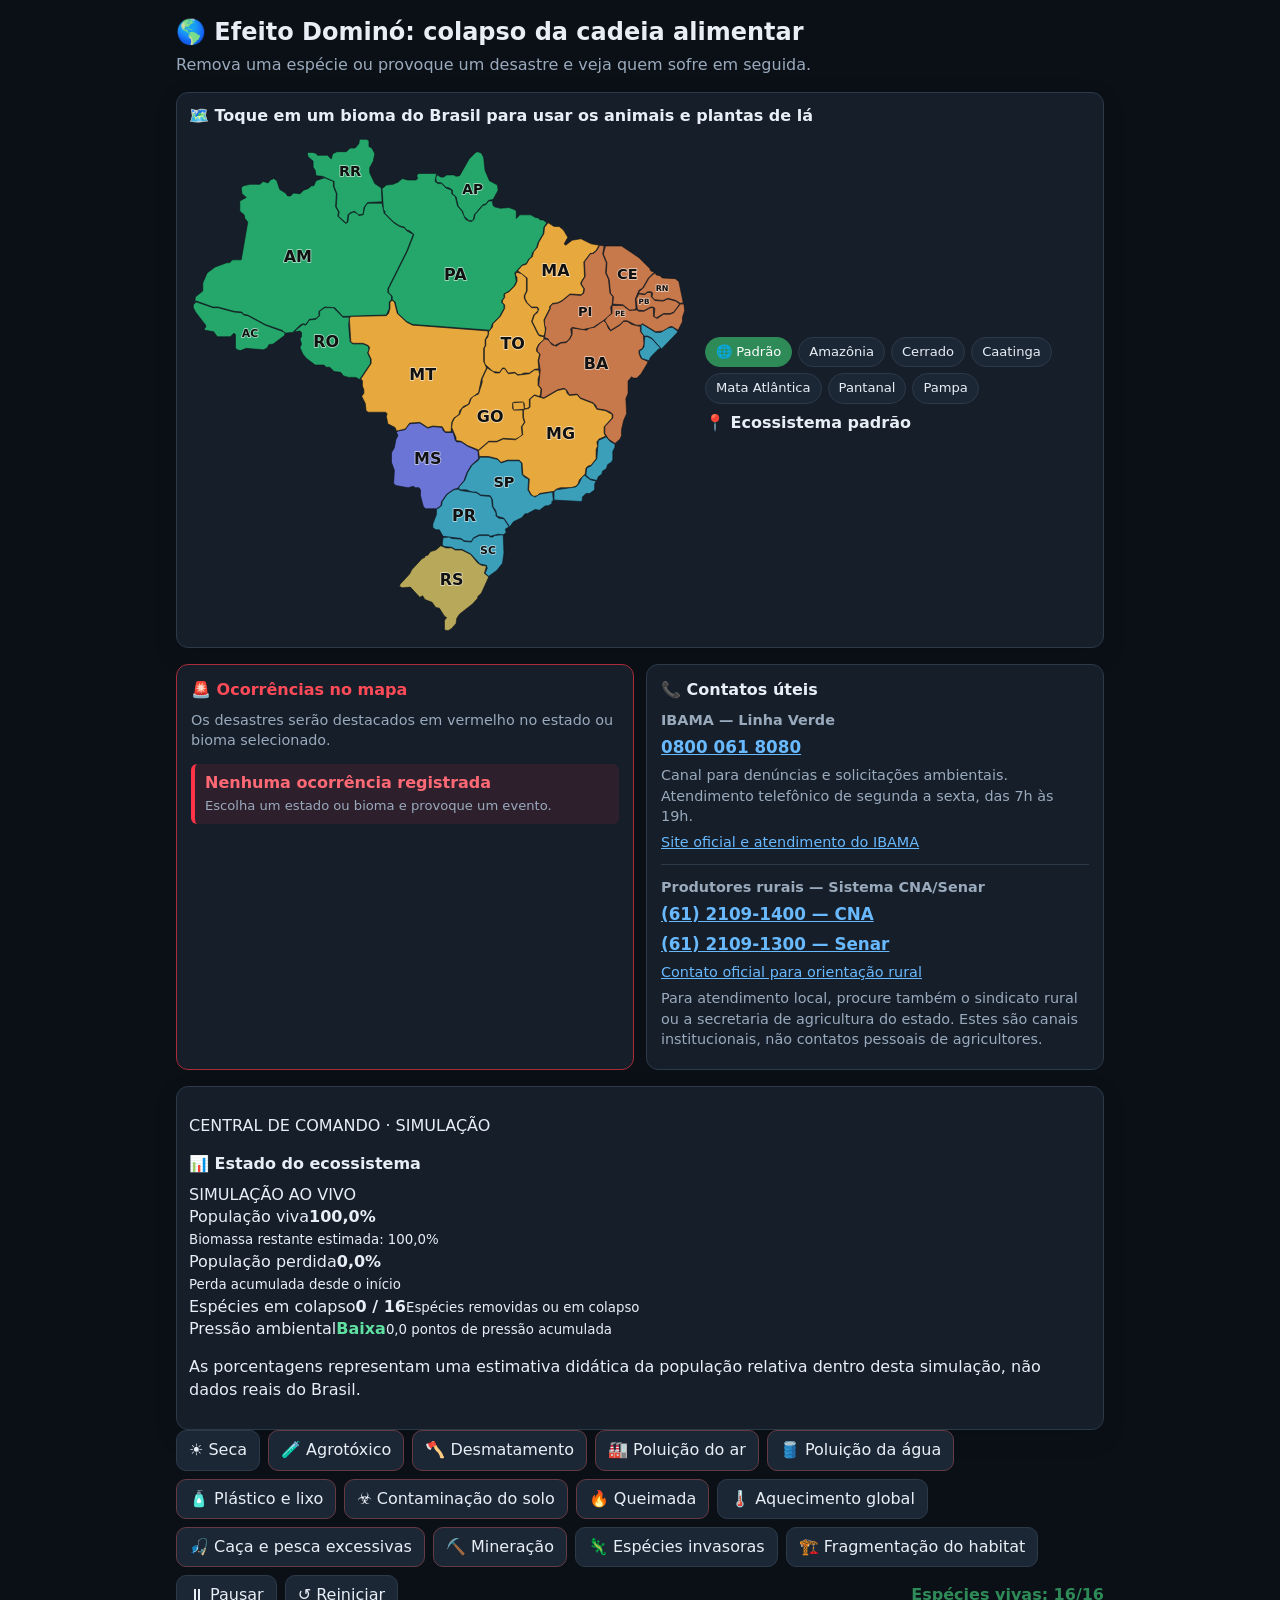
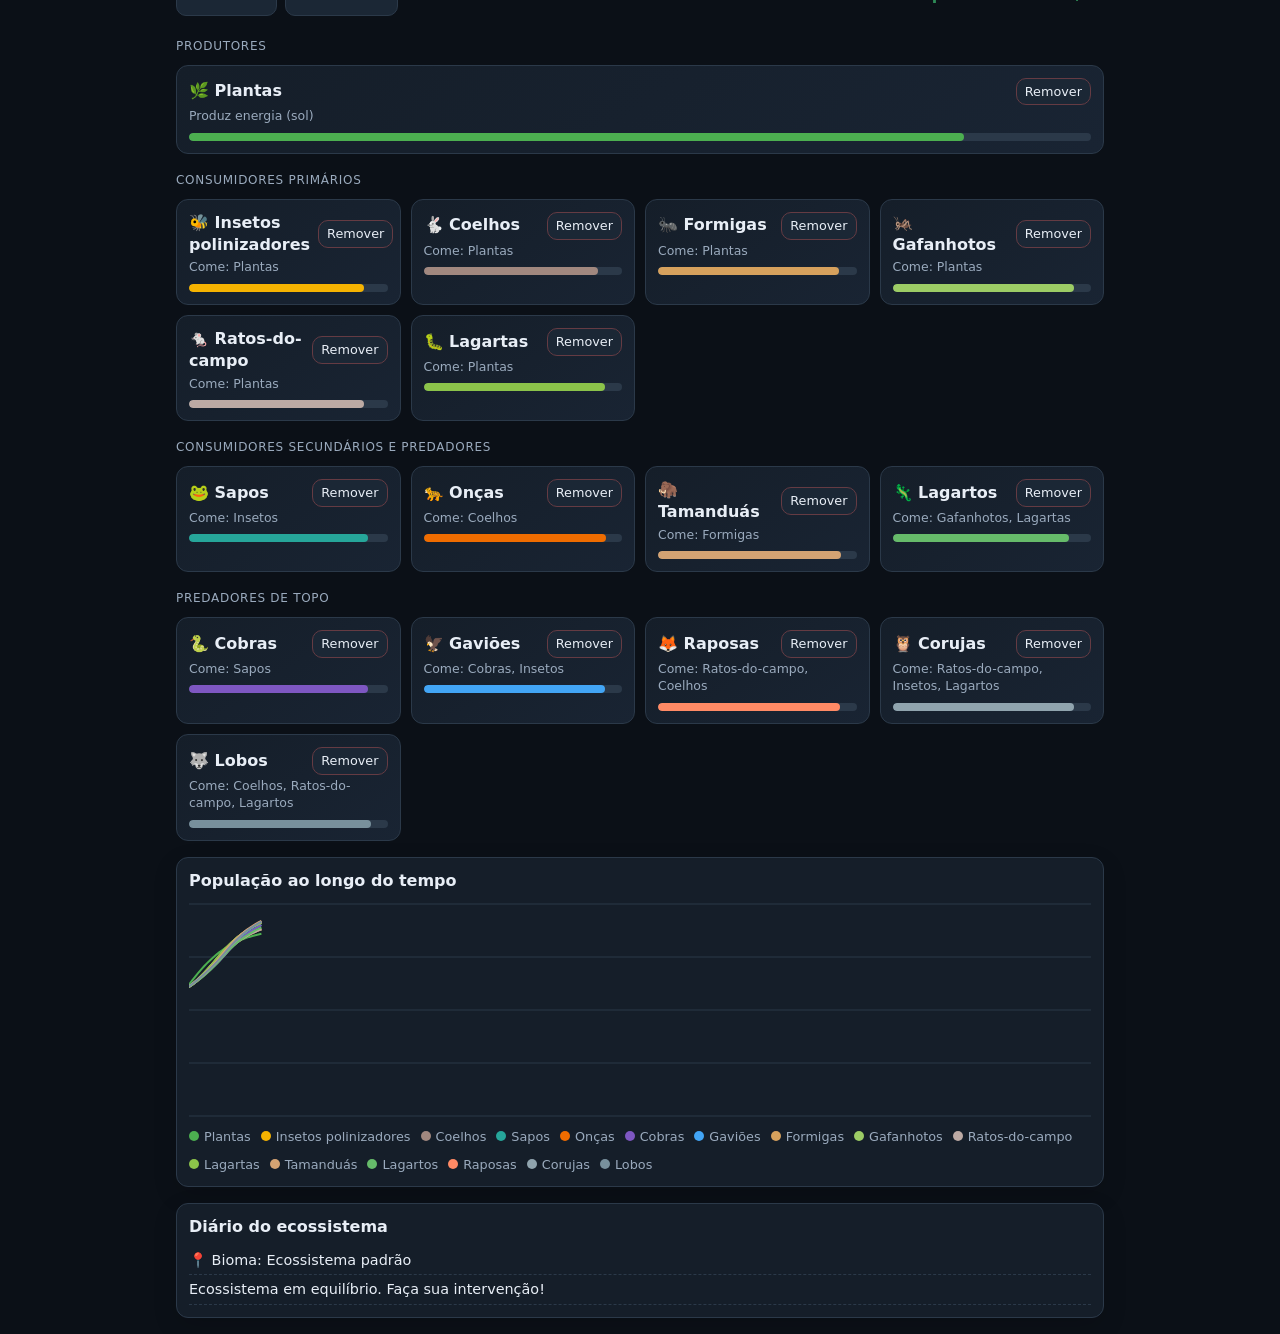
<file: index.html>
<!DOCTYPE html>

<html lang="pt-BR">

<head>

  <meta charset="utf-8">

  <meta name="viewport" content="width=device-width, initial-scale=1, viewport-fit=cover">

  <meta name="theme-color" content="#10151d">

  <title>Efeito Dominó: Colapso da Cadeia Alimentar</title>

  <link rel="stylesheet" href="style.css">

  <script src="script.js" defer></script>

</head>

<body>

<main>

  <h1>🌎 Efeito Dominó: colapso da cadeia alimentar</h1>

  <p class="sub">Remova uma espécie ou provoque um desastre e veja quem sofre em seguida.</p>



  <section class="panel map">

    <h2>🗺️ Toque em um bioma do Brasil para usar os animais e plantas de lá</h2>

    <div class="mapwrap">

      <svg id="mapsvg" viewBox="0 0 689 689" role="group" aria-label="Mapa do Brasil por estados">

        <path class="land" d="M235,6 234,12 229,18 222,18 217,23 204,23 198,26 196,33 191,28 177,28 174,25 164,23 163,28 171,36 171,44 174,49 175,56 183,57 184,59 175,63 172,70 169,70 164,74 158,76 153,81 144,80 140,84 136,84 133,80 125,75 121,63 117,60 112,62 109,66 102,64 98,68 84,68 73,71 73,81 79,86 70,91 70,105 76,110 77,115 81,120 72,172 60,172 56,176 52,176 36,182 25,190 19,204 19,215 9,223 6,238 13,250 23,262 23,265 21,267 22,269 34,271 39,278 57,278 62,273 64,275 64,293 66,296 71,297 79,294 103,296 108,293 110,289 116,288 124,281 129,279 134,273 153,270 155,272 155,278 153,281 155,288 153,293 157,302 162,308 174,317 186,317 189,320 194,320 200,326 209,327 213,332 220,334 230,334 239,339 241,356 238,360 243,370 244,380 247,382 271,382 273,384 272,388 274,398 285,404 285,408 288,413 283,431 279,438 279,451 283,462 282,480 285,483 302,486 309,484 318,487 321,508 326,515 338,514 341,516 341,523 338,528 336,541 340,544 345,544 350,552 349,565 340,572 333,574 329,579 325,580 325,582 321,584 307,599 304,605 291,619 290,622 294,624 305,623 318,637 322,635 325,640 335,644 340,651 345,652 352,663 355,665 352,669 352,682 357,683 362,680 368,673 369,666 373,660 391,646 398,638 398,636 403,631 406,622 414,608 424,600 432,590 434,580 433,551 437,548 436,543 438,541 443,540 447,533 459,527 463,522 466,522 477,516 483,517 491,511 495,511 500,508 502,504 540,505 542,504 542,499 547,494 552,494 559,489 559,481 564,471 569,467 570,463 575,460 577,454 582,451 584,447 584,436 588,424 594,419 596,414 596,406 599,393 603,384 602,363 605,356 605,339 610,333 612,335 617,335 628,322 636,306 647,295 652,295 659,286 661,286 663,282 674,271 674,268 679,260 680,251 682,248 682,232 675,202 672,199 652,197 649,194 644,193 640,188 636,187 635,184 620,169 596,153 571,153 565,151 557,151 540,143 528,145 519,152 517,150 522,141 516,131 510,126 503,126 500,123 497,123 488,117 484,117 481,114 478,114 471,110 456,110 451,115 451,105 449,103 441,100 429,101 421,99 419,97 419,88 425,80 426,71 423,67 414,63 408,49 406,31 403,25 397,23 386,33 373,56 368,57 365,55 355,55 351,58 347,58 341,53 335,52 316,53 314,56 315,60 313,62 301,62 294,60 288,65 281,68 272,69 270,72 266,73 256,67 249,52 249,45 254,36 256,26 252,18 248,16 248,8 245,6Z"/>



        <g class="reg" data-r="am" data-uf="AC" style="--c:#428b6e" tabindex="0" role="button" aria-label="Acre"><title>Acre</title><path d="M6,234 6,238 9,244 23,262 23,265 21,267 22,269 34,271 39,278 57,278 62,273 64,275 64,293 66,296 71,297 79,294 103,296 108,293 110,289 116,288 132,276 132,273 130,271 105,262 81,249 75,248 73,245 62,244 40,238 33,238 10,230Z"/><text x="84" y="274" style="font-size:15px">AC</text></g>

        <g class="reg" data-r="am" data-uf="AM" style="--c:#428b6e" tabindex="0" role="button" aria-label="Amazonas"><title>Amazonas</title><path d="M309,137 300,132 297,128 290,126 282,121 269,108 266,94 246,94 242,100 240,110 234,111 232,108 226,106 220,110 219,120 216,122 205,112 206,106 202,99 203,81 199,71 199,64 187,59 175,63 172,70 169,70 164,74 158,76 153,81 144,80 140,84 136,84 133,80 125,75 121,63 117,60 112,62 109,66 102,64 98,68 84,68 75,70 72,73 73,81 79,86 70,91 70,105 76,110 77,115 81,120 72,172 60,172 56,176 52,176 36,182 25,190 19,204 19,215 9,223 8,228 33,237 40,237 62,243 73,244 75,247 81,248 105,261 128,269 133,273 143,272 153,262 157,260 161,261 166,254 175,253 179,249 179,243 187,237 201,238 212,250 272,248 276,239 276,230 279,227 279,222 274,217 274,212 300,160Z"/><text x="150" y="168" style="font-size:22px">AM</text></g>

        <g class="reg" data-r="am" data-uf="AP" style="--c:#428b6e" tabindex="0" role="button" aria-label="Amapá"><title>Amapá</title><path d="M398,23 395,24 386,33 373,56 368,57 365,55 355,55 351,58 347,58 342,55 340,58 341,65 348,66 354,72 359,73 363,76 363,81 368,85 371,98 377,105 379,112 386,118 390,118 392,116 393,110 405,96 409,95 413,90 419,89 426,76 425,69 414,63 408,49 406,31 403,25Z"/><text x="391" y="74" style="font-size:19px">AP</text></g>

        <g class="reg" data-r="am" data-uf="PA" style="--c:#428b6e" tabindex="0" role="button" aria-label="Pará"><title>Pará</title><path d="M272,69 266,74 268,103 270,105 270,108 282,120 290,125 297,127 300,131 304,132 310,137 301,160 275,212 275,217 280,222 280,227 284,230 288,246 300,257 308,261 415,269 418,260 428,250 434,239 434,234 431,231 431,228 434,224 434,219 441,215 448,208 451,202 449,190 459,179 465,177 468,171 472,168 473,163 479,155 481,148 488,136 489,127 493,121 488,117 484,117 481,114 478,114 471,110 456,110 451,115 451,105 449,103 441,100 429,101 421,99 419,97 418,91 413,91 409,96 405,97 394,110 393,116 390,119 386,119 381,116 376,105 370,98 367,85 362,81 362,76 354,73 348,67 343,67 339,64 341,53 316,53 314,56 315,60 313,62 301,62 294,60 288,65 281,68Z"/><text x="367" y="192" style="font-size:22px">PA</text></g>

        <g class="reg" data-r="am" data-uf="RO" style="--c:#428b6e" tabindex="0" role="button" aria-label="Rondônia"><title>Rondônia</title><path d="M147,269 147,271 153,270 155,272 155,278 153,281 155,288 153,293 157,302 162,308 174,317 186,317 189,320 194,320 200,326 209,327 213,332 220,334 230,334 235,337 250,315 250,309 246,300 248,296 247,291 240,288 226,288 222,285 220,262 221,251 212,251 199,238 187,238 180,243 180,249 175,254 166,255 161,262 157,261Z"/><text x="189" y="284" style="font-size:22px">RO</text></g>

        <g class="reg" data-r="am" data-uf="RR" style="--c:#428b6e" tabindex="0" role="button" aria-label="Roraima"><title>Roraima</title><path d="M245,6 235,6 234,12 229,18 222,18 217,23 204,23 198,26 196,33 191,28 177,28 176,26 171,24 163,24 164,30 171,36 171,44 174,49 175,56 184,57 200,64 200,71 204,81 203,99 207,106 206,112 216,121 218,120 219,110 222,107 228,105 234,110 240,109 241,100 246,93 266,92 265,73 256,67 249,52 249,45 254,36 256,26 252,18 248,16 248,8Z"/><text x="222" y="49" style="font-size:20px">RR</text></g>

        <g class="reg" data-r="ce" data-uf="TO" style="--c:#428b6e" tabindex="0" role="button" aria-label="Tocantins"><title>Tocantins</title><path d="M451,189 450,193 452,196 452,202 449,208 441,216 435,219 435,224 432,228 432,231 435,234 435,239 429,250 419,260 418,265 413,271 412,278 409,282 409,290 407,294 407,312 408,316 419,326 428,327 432,321 435,321 440,328 449,327 453,330 457,330 462,328 469,328 476,323 482,322 481,311 483,302 479,298 479,294 482,288 489,282 489,278 483,277 481,275 472,257 475,248 481,242 480,238 472,238 465,231 462,225 462,221 465,215 465,197 458,191Z"/><text x="446" y="287" style="font-size:22px">TO</text></g>



        <g class="reg" data-r="ma" data-uf="AL" style="--c:#f00505" tabindex="0" role="button" aria-label="Alagoas"><title>Alagoas</title><path d="M623,262 623,271 627,277 632,277 638,280 651,295 673,272 673,270 666,265 660,266 650,272 643,272 625,261Z"/></g>

        <g class="reg" data-r="ca" data-uf="BA" style="--c:#f00505" tabindex="0" role="button" aria-label="Bahia"><title>Bahia</title><path d="M490,281 483,288 480,294 480,298 484,302 482,311 484,324 482,345 486,350 485,361 489,362 508,351 517,349 521,352 524,358 535,357 539,362 557,369 561,373 562,377 574,379 581,382 584,385 584,390 573,402 573,411 578,419 587,425 594,419 596,414 596,406 599,393 603,384 602,363 605,356 605,339 610,333 612,335 617,335 623,329 632,314 632,312 623,308 620,301 620,297 625,294 627,288 626,276 622,271 622,264 610,261 604,257 599,257 594,262 581,270 578,267 575,259 571,256 559,265 552,266 548,269 528,266 528,275 525,281 520,286 512,287 506,291 500,289 495,282Z"/><text x="561" y="315" style="font-size:22px">BA</text></g>

        <g class="reg" data-r="ca" data-uf="CE" style="--c:#f00505" tabindex="0" role="button" aria-label="Ceará"><title>Ceará</title><path d="M574,153 571,164 576,176 575,190 579,199 581,218 585,223 584,233 598,234 607,241 613,241 616,239 615,226 620,214 625,211 633,197 641,189 636,187 635,184 620,169 596,153Z"/><text x="604" y="192" style="font-size:20px">CE</text></g>

        <g class="reg" data-r="ce" data-uf="MA" style="--c:#f00505" tabindex="0" role="button" aria-label="Maranhão"><title>Maranhão</title><path d="M495,121 490,127 489,136 482,148 480,155 475,161 473,168 469,171 465,178 459,180 453,187 466,197 466,215 463,221 463,225 466,231 472,237 480,237 482,240 480,245 476,248 473,257 482,275 488,277 490,275 491,268 489,255 497,239 497,236 501,232 508,231 514,228 525,219 540,220 543,218 544,212 540,206 540,203 545,195 544,175 553,163 556,163 561,159 565,152 554,150 540,143 528,145 519,152 517,150 522,141 516,131 510,126 503,126Z"/><text x="505" y="187" style="font-size:22px">MA</text></g>

        <g class="reg" data-r="ca" data-uf="PB" style="--c:#f00505" tabindex="0" role="button" aria-label="Paraíba"><title>Paraíba</title><path d="M616,226 618,241 627,242 636,237 640,237 642,239 641,250 644,252 654,246 663,246 668,244 676,233 671,229 660,226 653,229 642,228 637,223 637,217 632,217 628,220 620,219Z"/><text x="627" y="230" style="font-size:10px">PB</text></g>

        <g class="reg" data-r="ca" data-uf="PE" style="--c:#f00505" tabindex="0" role="button" aria-label="Pernambuco"><title>Pernambuco</title><path d="M682,233 677,233 668,245 663,247 654,247 645,253 640,250 640,238 636,238 627,243 620,243 617,241 607,242 598,235 583,235 583,246 576,251 573,256 581,269 594,261 599,256 604,256 616,262 622,262 625,260 643,271 653,270 663,264 666,264 674,269 680,257 680,251 683,242Z"/><text x="594" y="246" style="font-size:10px">PE</text></g>

        <g class="reg" data-r="ca" data-uf="PI" style="--c:#f00505" tabindex="0" role="button" aria-label="Piauí"><title>Piauí</title><path d="M566,152 562,159 558,163 553,164 545,175 546,195 541,203 541,206 545,212 544,218 540,221 525,220 514,229 508,232 501,233 498,236 498,239 490,255 490,262 492,266 490,279 495,281 497,285 504,290 512,286 520,285 524,281 527,275 526,267 528,265 543,268 557,265 572,255 582,246 581,237 583,234 584,223 580,218 578,199 574,190 575,176 570,164 572,153Z"/><text x="546" y="243" style="font-size:18px">PI</text></g>

        <g class="reg" data-r="ca" data-uf="RN" style="--c:#f00505" tabindex="0" role="button" aria-label="Rio Grande do Norte"><title>Rio Grande do Norte</title><path d="M620,216 620,218 628,219 632,216 637,216 639,218 638,223 642,227 653,228 660,225 671,228 677,232 681,231 675,202 670,198 652,197 649,194 644,193 643,191 641,191 634,197 626,211Z"/><text x="652" y="212" style="font-size:11px">RN</text></g>

        <g class="reg" data-r="ma" data-uf="SE" style="--c:#f00505" tabindex="0" role="button" aria-label="Sergipe"><title>Sergipe</title><path d="M628,278 627,292 624,296 621,297 621,301 624,308 634,311 636,306 647,295 649,295 649,293 638,281 632,278Z"/></g>



        <g class="reg" data-r="ce" data-uf="GO" style="--c:#f88b4f" tabindex="0" role="button" aria-label="Goiás"><title>Goiás</title><path d="M482,324 476,324 469,329 453,331 449,328 440,329 435,322 432,322 428,328 422,328 411,321 404,336 404,341 399,357 392,360 389,363 386,371 376,377 373,385 366,390 363,396 362,403 368,417 368,421 375,422 384,428 399,434 413,422 424,422 433,418 450,419 456,416 459,413 458,402 462,396 460,389 460,379 448,379 446,377 446,370 448,368 460,368 462,370 462,377 465,377 469,375 469,364 476,358 482,360 484,359 485,350 481,345 481,336 483,330Z"/><text x="415" y="388" style="font-size:22px">GO</text></g>

        <g class="reg" data-r="pt" data-uf="MS" style="--c:#f88b4f" tabindex="0" role="button" aria-label="Mato Grosso do Sul"><title>Mato Grosso do Sul</title><path d="M304,398 298,406 288,408 286,410 288,414 285,420 283,431 279,438 279,451 283,462 282,480 285,483 302,486 309,484 312,486 317,486 319,489 319,497 323,512 326,515 341,515 347,511 348,505 355,495 365,488 370,487 379,476 383,465 389,455 399,446 398,435 384,429 375,423 369,423 367,421 364,410 353,410 350,407 349,403 336,402 329,404 318,397Z"/><text x="329" y="446" style="font-size:22px">MS</text></g>

        <g class="reg" data-r="ce" data-uf="MT" style="--c:#f88b4f" tabindex="0" role="button" aria-label="Mato Grosso"><title>Mato Grosso</title><path d="M223,250 221,253 223,285 226,287 240,287 247,290 249,293 247,300 251,309 251,315 237,336 239,339 239,346 241,351 241,356 238,360 243,370 244,380 247,382 271,382 273,384 272,388 274,398 284,403 286,408 298,405 304,397 318,396 329,403 336,401 349,402 353,409 361,409 362,396 365,390 372,385 373,380 378,374 385,371 388,363 399,355 403,336 410,321 406,312 406,294 408,290 408,282 412,275 412,270 308,262 300,258 287,246 283,230 280,228 277,230 277,239 275,246 272,249Z"/><text x="322" y="330" style="font-size:22px">MT</text></g>



        <g class="reg" data-r="ma" data-uf="ES" style="--c:#e3e91f" tabindex="0" role="button" aria-label="Espírito Santo"><title>Espírito Santo</title><path d="M575,416 564,421 562,446 554,456 548,459 547,469 553,474 562,476 564,471 569,467 570,463 575,460 577,454 582,451 584,447 584,436 587,430 587,426 580,422Z"/></g>

        <g class="reg" data-r="ce" data-uf="MG" style="--c:#e3e91f" tabindex="0" role="button" aria-label="Minas Gerais"><title>Minas Gerais</title><path d="M574,380 562,378 557,370 539,363 535,358 524,359 521,356 520,352 517,350 508,352 489,363 476,359 470,364 470,375 468,377 462,378 461,380 461,389 463,396 459,402 460,413 450,420 433,419 424,423 413,423 399,435 400,443 413,443 425,446 430,451 439,448 455,448 459,452 460,468 469,474 468,489 472,496 475,498 480,497 483,494 503,491 506,488 512,486 527,486 533,484 536,481 538,475 546,467 547,459 550,456 554,455 561,446 561,433 563,429 562,423 565,419 574,415 572,411 572,402 583,390 583,385Z"/><text x="512" y="412" style="font-size:22px">MG</text></g>

        <g class="reg" data-r="ma" data-uf="RJ" style="--c:#e3e91f" tabindex="0" role="button" aria-label="Rio de Janeiro"><title>Rio de Janeiro</title><path d="M561,477 553,475 545,469 542,471 537,481 533,485 506,489 503,492 503,503 540,505 542,504 542,499 547,494 552,494 559,489 559,481Z"/></g>

        <g class="reg" data-r="ma" data-uf="SP" style="--c:#e3e91f" tabindex="0" role="button" aria-label="São Paulo"><title>São Paulo</title><path d="M372,485 372,488 374,489 382,489 390,492 396,492 402,496 415,497 418,502 419,512 423,518 424,525 434,528 442,540 447,533 459,527 463,522 466,522 477,516 483,517 491,511 495,511 500,508 500,505 502,504 501,492 483,495 477,499 471,496 467,489 468,474 463,472 459,468 458,452 455,449 439,449 430,452 425,447 413,444 401,444 399,448 390,455 384,465 380,476Z"/><text x="434" y="478" style="font-size:20px">SP</text></g>

        <g class="reg" data-r="ma" data-uf="PR" style="--c:#8f90c5" tabindex="0" role="button" aria-label="Paraná"><title>Paraná</title><path d="M336,536 336,541 340,544 345,544 350,553 375,556 379,559 389,560 392,555 400,551 413,551 415,553 426,550 433,551 437,548 436,543 441,540 434,529 427,528 423,525 423,521 418,512 417,502 415,498 402,497 396,493 374,490 371,488 365,489 356,495 349,505 348,511 341,516 341,523Z"/><text x="379" y="524" style="font-size:22px">PR</text></g>

        <g class="reg" data-r="pa" data-uf="RS" style="--c:#8f90c5" tabindex="0" role="button" aria-label="Rio Grande do Sul"><title>Rio Grande do Sul</title><path d="M347,566 340,572 333,574 329,579 325,580 325,582 321,584 307,599 304,605 291,619 290,622 294,624 305,623 318,637 322,635 325,640 335,644 340,651 345,652 352,663 355,665 352,669 352,682 357,683 362,680 368,673 369,666 373,660 391,646 398,638 398,636 403,631 413,609 407,604 410,594 403,593 398,590 388,578 376,572 367,572 362,569 354,569Z"/><text x="362" y="613" style="font-size:22px">RS</text></g>

        <g class="reg" data-r="ma" data-uf="SC" style="--c:#8f90c5" tabindex="0" role="button" aria-label="Santa Catarina"><title>Santa Catarina</title><path d="M432,590 434,576 433,552 431,551 421,552 419,554 415,554 413,552 400,552 392,556 389,561 379,560 375,557 362,556 358,554 350,555 349,564 351,567 362,568 367,571 376,571 388,577 401,591 410,593 411,597 408,604 413,608 424,600Z"/><text x="412" y="573" style="font-size:15px">SC</text></g>

        <g class="reg" data-r="ce" data-uf="DF" style="--c:#f88b4f" tabindex="0" role="button" aria-label="Distrito Federal"><title>Distrito Federal</title><path d="M446,369 447,379 462,378 461,368Z"/></g>

      </svg>



      <div class="side">

        <div class="chips" id="chips"></div>

        <p id="biome"></p>

      </div>

    </div>

  </section>



  <section class="panel stats-panel" aria-label="Painel de crise ambiental">

    <div class="campaign-head">

      <div><p class="eyebrow">CENTRAL DE COMANDO · SIMULAÇÃO</p><h2>📊 Estado do ecossistema</h2></div>

      <span class="live-pill"><i></i> SIMULAÇÃO AO VIVO</span>

    </div>

    <div class="campaign-stats">

      <article class="campaign-stat alive-stat"><span>População viva</span><strong id="alivePercent">100%</strong><div class="big-meter"><i id="aliveMeter"></i></div><small id="aliveCount">População estimada: 100%</small></article>

      <article class="campaign-stat dead-stat"><span>População perdida</span><strong id="deadPercent">0%</strong><div class="big-meter"><i id="deadMeter"></i></div><small>Perda acumulada desde o início</small></article>

      <article class="campaign-stat"><span>Espécies em colapso</span><strong id="extinctCount">0 / 7</strong><small>Espécies removidas ou em colapso</small></article>

      <article class="campaign-stat"><span>Pressão ambiental</span><strong id="pressureLevel">Baixa</strong><small id="pressureDetail">Nenhum impacto acumulado</small></article>

    </div>

    <p class="campaign-note">As porcentagens representam uma estimativa didática da população relativa dentro desta simulação, não dados reais do Brasil.</p>

  </section>

<div class="bar">

    <button id="drought">☀️ Seca</button>

    <button id="poison" class="danger">🧪 Agrotóxico</button>

    <button id="deforestation" class="danger">🪓 Desmatamento</button>

    <button id="airPollution" class="danger">🏭 Poluição do ar</button>

    <button id="waterPollution" class="danger">🛢️ Poluição da água</button>

    <button id="plasticPollution" class="danger">🧴 Plástico e lixo</button>

    <button id="soilPollution" class="danger">☣️ Contaminação do solo</button>

    <button id="fire" class="danger">🔥 Queimada</button>

    <button id="climate">🌡️ Aquecimento global</button>

    <button id="overfishing" class="danger">🎣 Caça e pesca excessivas</button>

    <button id="mining" class="danger">⛏️ Mineração</button>

    <button id="invasive">🦎 Espécies invasoras</button>

    <button id="habitat">🏗️ Fragmentação do habitat</button>

    <button id="pause">⏸ Pausar</button>

    <button id="reset">↺ Reiniciar</button>

    <span class="stat" id="stat"></span>

  </div>



  <div class="grid" id="web"></div>



  <section class="panel">

    <h2>População ao longo do tempo</h2>

    <canvas id="chart" role="img" aria-label="Gráfico da população das espécies ao longo do tempo">Gráfico da população das espécies ao longo do tempo.</canvas>

    <div class="legend" id="legend"></div>

  </section>



  <section class="panel">

    <h2>Diário do ecossistema</h2>

    <ul id="log"></ul>

  </section>

</main>

</body>

</html>
</file>
<file: style.css>
:root {
  color-scheme: dark;
  --bg: #0b1017;
  --card: #151e29;
  --tx: #e8eef6;
  --mut: #9aaabd;
  --bd: #2b3949;
  --bad: #d9453b;
  --ok: #2e8b57;
  box-sizing: border-box;
  padding-top: env(safe-area-inset-top, 0px);
  padding-bottom: env(safe-area-inset-bottom, 0px);
}
* { box-sizing: border-box; }
html { scroll-padding-top: env(safe-area-inset-top, 0px); }
body { margin: 0; background: var(--bg); color: var(--tx); font-family: system-ui, -apple-system, "Segoe UI", Roboto, sans-serif; line-height: 1.4; }
main { max-width: 960px; margin: 0 auto; padding: 16px; }
h1 { font-size: 1.5rem; margin: 0 0 4px; }
h2 { font-size: 1rem; margin: 0 0 8px; }
.sub { color: var(--mut); margin: 0 0 16px; }
.bar { display: flex; flex-wrap: wrap; gap: 8px; align-items: center; margin-bottom: 16px; }
button { font: inherit; cursor: pointer; border: 1px solid var(--bd); background: #1b2735; color: var(--tx); padding: 8px 12px; border-radius: 10px; transition: border-color .2s, transform .15s, background .2s; }
button:hover { border-color: var(--ok); }
button:active { transform: scale(.97); }
button:focus-visible, .reg:focus-visible { outline: 2px solid var(--ok); outline-offset: 3px; }
button.danger { border-color: #653b43; }
button.danger:hover { border-color: var(--bad); background: #39232a; }
.stat { margin-left: auto; font-weight: 600; }
.grid { display: grid; gap: 12px; }
.lvl { display: grid; grid-template-columns: repeat(auto-fit, minmax(210px, 1fr)); gap: 10px; }
.lbl { font-size: .75rem; text-transform: uppercase; letter-spacing: .06em; color: var(--mut); margin: 6px 0 -2px; }
.sp { background: linear-gradient(145deg, var(--card), #192433); border: 1px solid var(--bd); border-radius: 12px; padding: 12px; transition: opacity .4s, filter .4s; min-width: 0; }
.sp.dead { opacity: .45; filter: grayscale(1); }
.sp .top { display: flex; justify-content: space-between; align-items: center; gap: 8px; }
.sp b { font-size: 1rem; }
.eats { font-size: .78rem; color: var(--mut); margin: 2px 0 8px; }
.meter { height: 8px; border-radius: 99px; background: var(--bd); overflow: hidden; }
.meter i { display: block; height: 100%; width: 50%; border-radius: 99px; transition: width .1s; }
.sp button { padding: 4px 8px; font-size: .8rem; flex-shrink: 0; }
.panel { background: var(--card); border: 1px solid var(--bd); border-radius: 12px; padding: 12px; margin-top: 16px; box-shadow: 0 8px 24px rgba(0,0,0,.14); min-width: 0; }
canvas { width: 100%; height: 220px; display: block; }
.legend { display: flex; flex-wrap: wrap; gap: 10px; font-size: .8rem; margin-top: 8px; color: var(--mut); }
.legend span::before { content: ""; display: inline-block; width: 10px; height: 10px; border-radius: 50%; background: var(--c); margin-right: 5px; }
#log { list-style: none; padding: 0; margin: 0; max-height: 180px; overflow-y: auto; font-size: .9rem; }
#log li { padding: 4px 0; border-bottom: 1px dashed var(--bd); overflow-wrap: anywhere; }
#log li.event-log { color: #ff7a83; font-weight: 650; border-left: 3px solid #ff3347; padding-left: 8px; background: rgba(255,51,71,.07); }
.map { margin: 0 0 16px; }
.mapwrap { display: flex; gap: 16px; align-items: center; flex-wrap: wrap; }
.map svg { width: 100%; max-width: 500px; height: auto; display: block; flex: 0 0 auto; }
.side { flex: 1 1 240px; min-width: 0; }
.land { fill: #202c3a; }
.reg { cursor: pointer; outline: none; }
.reg path { fill: var(--c); stroke: #0b1017; stroke-opacity: .8; stroke-width: 1; stroke-linejoin: round; transition: filter .2s, stroke-width .2s; }
.reg:hover path, .reg:focus path { stroke-width: 2.5; stroke-opacity: 1; filter: brightness(1.12); }
.sel .reg:not(.on) path { filter: saturate(.2) brightness(1.2); }
.reg.on path { stroke-width: 1.5; stroke-opacity: 1; }
.reg text { fill: #111; stroke: rgba(255,255,255,.55); stroke-width: 2.5px; paint-order: stroke; font-weight: 700; text-anchor: middle; dominant-baseline: central; pointer-events: none; stroke-linejoin: round; }
.chips { display: flex; flex-wrap: wrap; gap: 6px; }
.chip { padding: 5px 10px; font-size: .82rem; border-radius: 99px; background: #1b2735; border: 1px solid var(--bd); color: var(--tx); }
.chip.on { background: var(--ok); border-color: var(--ok); color: #fff; }
#biome { margin: 8px 0 0; font-weight: 600; overflow-wrap: anywhere; }
.support-grid { display: grid; grid-template-columns: repeat(auto-fit, minmax(260px, 1fr)); gap: 12px; margin: 16px 0; }
.support-card { background: var(--card); border: 1px solid var(--bd); border-radius: 12px; padding: 14px; min-width: 0; }
.support-card h2 { margin: 0 0 8px; }
.support-card p { margin: 6px 0; color: var(--mut); font-size: .9rem; }
.support-card a { color: #69b9ff; overflow-wrap: anywhere; }
.contact-number { font-weight: 800; color: var(--tx) !important; font-size: 1.05rem !important; }
.incident-card { border-color: #a92c38; }
.incident-card h2 { color: #ff4b58; }
#mapIncidents { list-style: none; padding: 0; margin: 8px 0 0; max-height: 230px; overflow: auto; }
.map-incident { padding: 8px 10px; margin: 6px 0; border-left: 4px solid #ff3347; background: rgba(255,51,71,.1); border-radius: 6px; color: #ff6975; overflow-wrap: anywhere; }
.map-incident span { display: block; color: var(--mut); font-size: .82rem; margin-top: 3px; }
.reg.event-red path { fill: #ff2438 !important; stroke: #ff7b86 !important; stroke-width: 3 !important; filter: drop-shadow(0 0 5px rgba(255,36,56,.9)) !important; animation: mapPulse 1.4s ease-in-out infinite alternate; }
.reg.event-red text { fill: #fff; stroke: #9b0010; stroke-width: 3px; }
@keyframes mapPulse { from { filter: drop-shadow(0 0 2px rgba(255,36,56,.55)); } to { filter: drop-shadow(0 0 8px rgba(255,36,56,1)); } }
@media (max-width: 700px) { .support-grid { grid-template-columns: 1fr; } }
@media (max-width: 480px) { main { padding: 12px; } h1 { font-size: 1.3rem; } .mapwrap { gap: 10px; } .map svg { max-width: 100%; } .side { flex-basis: 100%; } .stat { width: 100%; margin-left: 0; } .lvl { grid-template-columns: 1fr; } .sp .top { flex-wrap: wrap; } }
@media (max-width: 380px) { .support-grid { grid-template-columns: 1fr; } }
@media (prefers-reduced-motion: reduce) { *, *::before, *::after { transition-duration: .01ms !important; animation-duration: .01ms !important; scroll-behavior: auto !important; } .reg.event-red path { animation: none; } }
</file>
